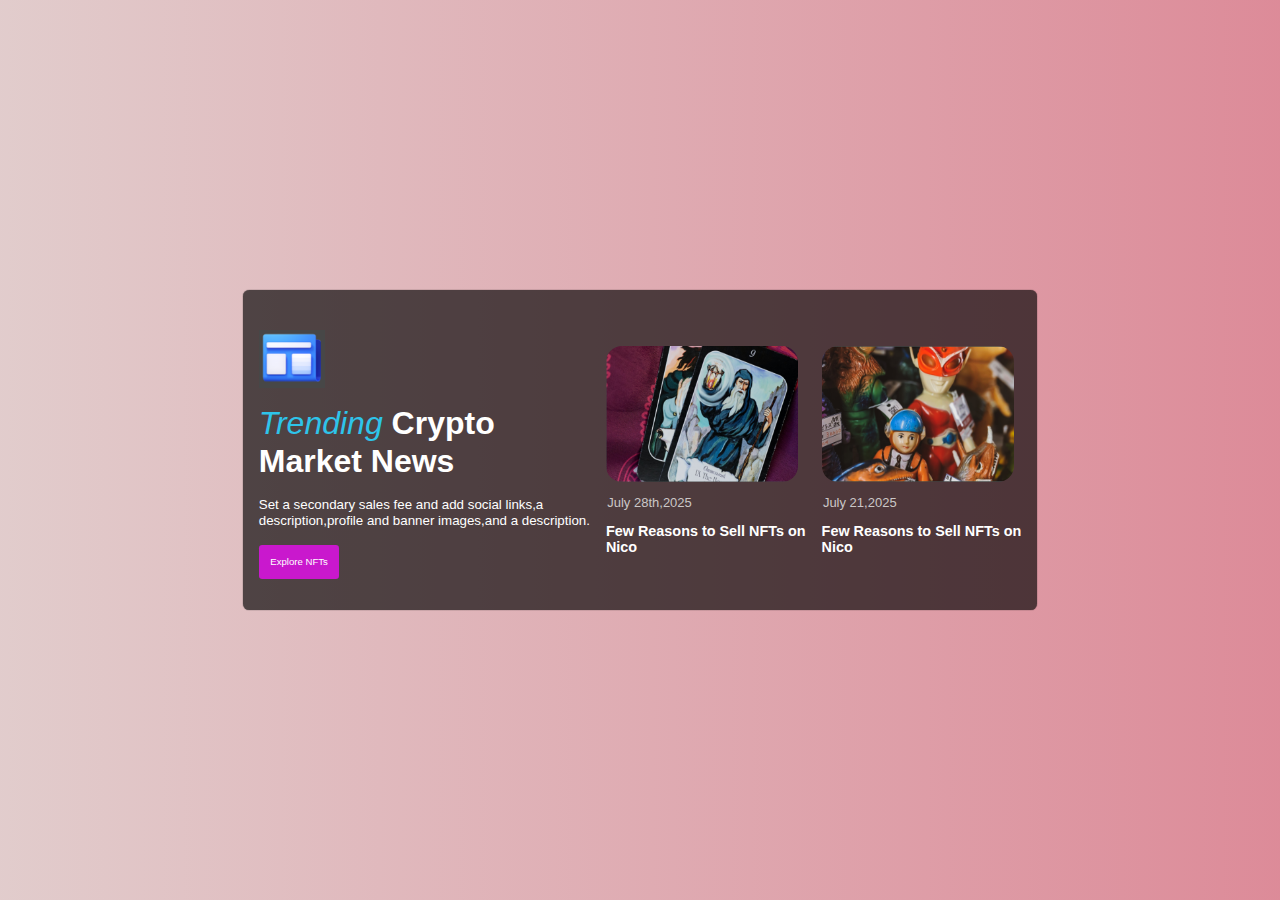
<file: Crypto-Blog-Card-UI/index.html>
<!DOCTYPE html>
<html lang="en">
<head>
    <meta charset="UTF-8">
    <meta name="viewport" content="width=device-width, initial-scale=1.0">
    <title>WebDevDaily|Crypto Blog Card UI</title>
    <link rel="stylesheet" href="./styles.css">
</head>
<body>
    <main class="crypto-blog-card">
        <section class="card-overview">
                <img src="./images/card-logo.png" alt="Trending Crypto Market News Logo" class="card-logo">
            <h1 class="card-title">
                <span class="highlight-text">
                    <em>Trending</em>
                </span>
                Crypto<br/>
                Market News
            </h1>
            <p class="card-body">
                Set a secondary sales fee and add social links,a<br/>
                description,profile and banner images,and a description.    
            </p>
            <button type="button" class="card-footer-btn">
                Explore NFTs
            </button>
        </section>
        <section class="news-articles">
            <article class="news-article1 article-card">
                <figure class="article1-thumbnail">
                    <img src="./images/news article 1 image .png" alt="Few Reasons to Sell NFTs on Nico article-1 thumbnail">
                </figure>
                <time datetime="2025-07-28">
                    July 28th,2025
                </time>
                <figcaption class="article-title">
                    Few Reasons to Sell NFTs on <br/>
                    Nico
                </figcaption>
            </article>
            <article class="news-article2 article-card">
                <figure  class="article2-thumbnail">
                    <img src="./images/news article 2 image.png" alt="Few Reasons to Sell NFTs on Nico article-2 thumbnail">
                </figure>
                <time datetime="2025-07-21">
                     July 21,2025
                </time>
                <figcaption class="article-title">
                    Few Reasons to Sell NFTs on <br/>
                    Nico
                </figcaption>
            </article>
        </section>
    </main>
</body>
</html>
</file>
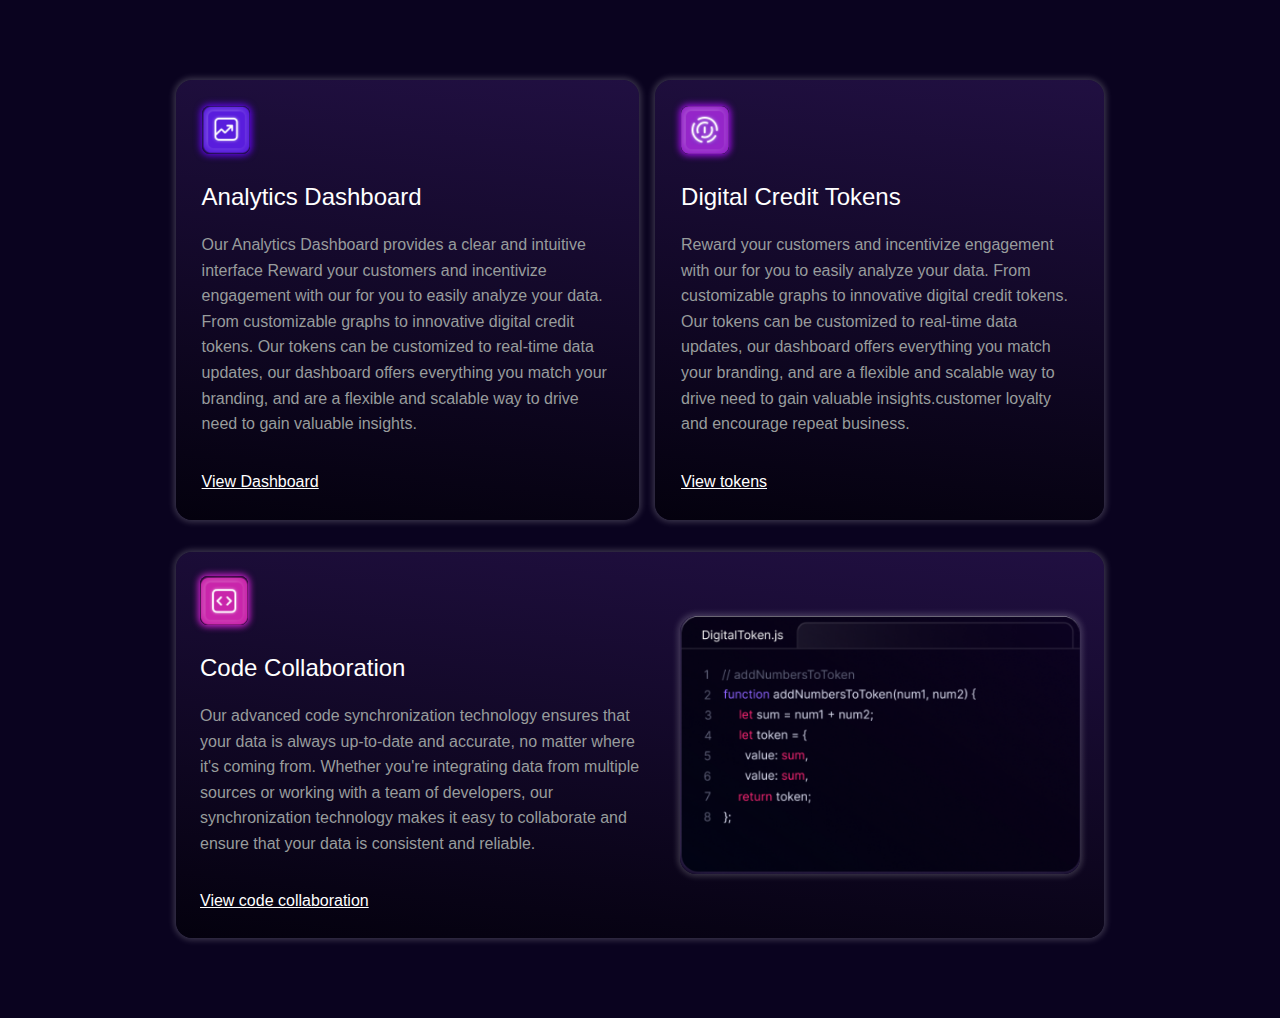
<file: Features-Section/index.html>
<!DOCTYPE html>
<html lang="en">
<head>
    <meta charset="UTF-8">
    <meta name="viewport" content="width=device-width, initial-scale=1.0">
    <title>Features Section | WebDevDaily</title>
    <link rel="stylesheet" href="./styles.css">
</head>
<body>
    <main class="container">
        <section class="primary-features">
            <div class="feature-card analytics-dashboard">
                <figure>
                    <img src="./images/analytics_logo.png" alt="Analytics Dashboard Feature" class="feature-image"/>
                    <figcaption>
                        <h2 class="title">Analytics Dashboard</h2>
                        <p class="overview">
                            Our Analytics Dashboard provides a clear and intuitive interface Reward your customers and incentivize
                            engagement with our for you to easily analyze your data. From customizable graphs to innovative digital credit tokens.
                            Our tokens can be customized to real-time data updates, our dashboard offers everything you match your branding, and 
                            are a flexible and scalable way to drive need to gain valuable insights.
                        </p>
                    </figcaption>
                    <a href="#" class="view-more">View Dashboard</a>
                </figure>
            </div>
            <div class="feature-card digital-credit-tokens">
                <figure>
                    <img src="./images/digital_credit_tokens_logo.png" alt="Digital Credit Tokens Feature" class="feature-image"/>
                    <figcaption>
                        <h2 class="title">Digital Credit Tokens</h2>
                        <p class="overview">
                            Reward your customers and incentivize engagement with our for you to easily analyze your data. 
                            From customizable graphs to innovative digital credit tokens. Our tokens can be customized to real-time data updates,
                            our dashboard offers everything you match your branding, and are a flexible and scalable way to drive need to gain 
                            valuable insights.customer loyalty and encourage repeat business.
                        </p>
                    </figcaption>
                    <a href="#" class="view-more">View tokens</a>
                </figure>
            </div>
        </section>
        <section class="secondary-features">
            <div class="feature-card code-collaboration">
                <section class="feature-overview">
                     <figure>
                    <img src="./images/code_logo.png" alt="Code Collaboration Feature" class="feature-image"/>
                    <figcaption>
                        <h2 class="title">Code Collaboration</h2>
                        <p class="overview">
                            Our advanced code synchronization technology ensures that your data is always up-to-date and
                            accurate, no matter where it's coming from. Whether you're integrating data from multiple sources or working with
                            a team of developers, our synchronization technology makes it easy to collaborate and ensure that your data is
                            consistent and reliable.
                        </p>
                    </figcaption>
                    <a href="#" class="view-more">View code collaboration</a>
                </figure>
                </section>
               <section class="feature-preview-image">
                    <img src="./images/code_collaboration_preview.png" alt="Code Collaboration Preview" class="preview-image"/>
               </section>
            </div>
        </section>
    </main>
</body>
</html>
</file>
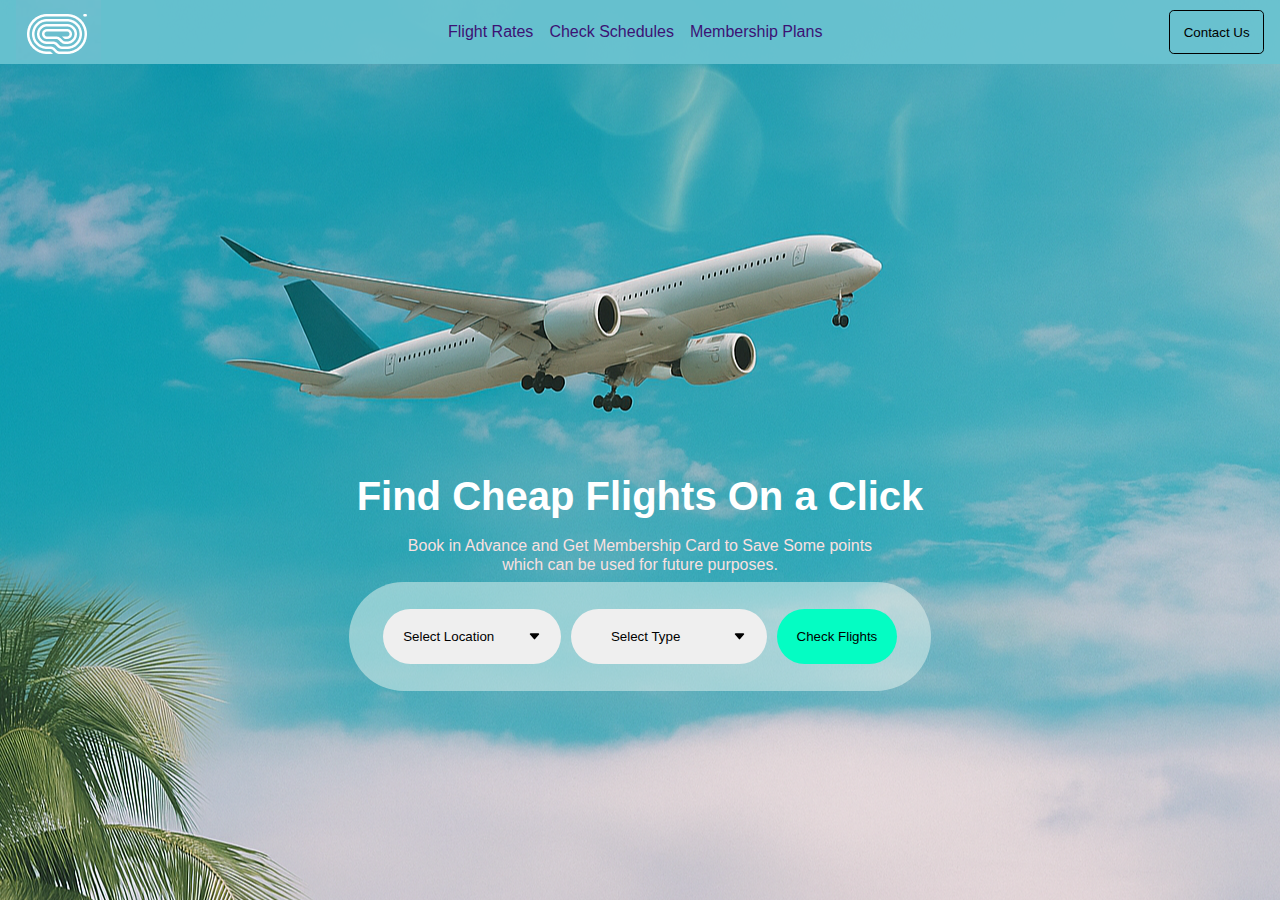
<file: Flight-Hero-UI/index.html>
<!DOCTYPE html>
<html lang="en">
<head>
    <meta charset="UTF-8">
    <meta name="viewport" content="width=device-width, initial-scale=1.0">
    <title>Flight Hero UI|WebDevDaily Challenge</title>
    <link rel="stylesheet" href="./styles.css">
</head>
<body>
    <div class="container">
        <header>
            <div class="logo">
                <img src="./images/logo.png" alt="Flights-page-logo" class="logo">
            </div>
            <nav class="navbar">
                <ul class="nav-links">
                    <li class="nav-item">
                        <a href="#Flight-Rates" class="nav-link"> Flight Rates</a>
                    </li>
                    <li class="nav-item">
                    <a href="#Check-Schedules" class="nav-link"> Check Schedules</a>
                    </li>
                    <li class="nav-item">
                         <a href="#Membership-Plans" class="nav-link">Membership Plans</a>
                    </li>
                </ul>
            </nav>
            <button class="contact-btn">
                Contact Us
            </button>
        </header>
        <main class="hero-section">
            <section class="hero-info">
            <h1 class="hero-title">
                Find Cheap Flights On a Click
            </h1>
            <p class="hero-overview">
                Book in Advance and Get Membership Card to Save Some points<br/>
                which can be used for future purposes.
            </p>
            </section>
            <div class="form-container">
            <form action="#" class="hero-form">
                 <select class="options-menu flight-destination-locations">
                <option value="" disabled selected hidden>Select Location</option>
                <option value="10">America</option>
                <option value="20">Barcelona</option>
                <option value="50">China</option>
                <option value="60">Finland</option>
                </select>
                <select class="options-menu flight-type" aria-placeholder="Fight Type">  
                <option value="" disabled selected hidden>Select Type</option>
                <option value="1">Express Airlines</option>
                <option value="2">American Express</option>
                <option value="3">Nissan Takeoffs</option>
                <option value="4">Emarites</option>
                </select>
                <button type="button" class="check-flights-btn">
                    Check Flights
                </button>
            </form>
            </div>
        </main>
    </div>
</body>
</html>
</file>
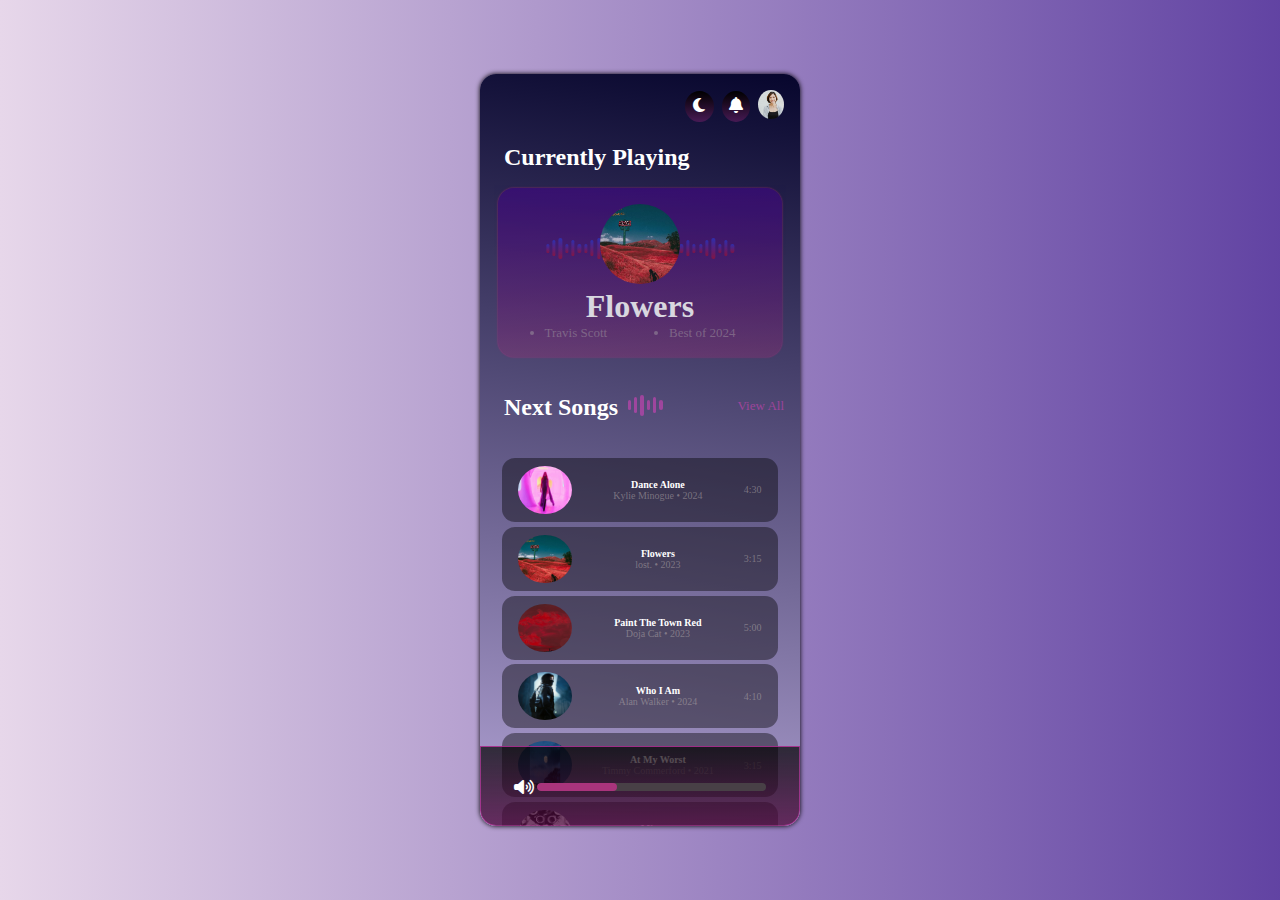
<file: Music-Player/index.html>
<!DOCTYPE html>
<html lang="en">
<head>
    <meta charset="UTF-8">
    <meta name="viewport" content="width=device-width, initial-scale=1.0">
    <title>Music Player|WebDevDaily Challenge</title>
    <link rel="stylesheet" href="./index.css">
    <link rel="stylesheet" href="https://cdnjs.cloudflare.com/ajax/libs/font-awesome/6.5.0/css/all.min.css" integrity="sha512-..." crossorigin="anonymous" referrerpolicy="no-referrer" />

</head>
<body>
    <div class="container">
        <main class="music-player">
            <header>
                <nav class="nav-bar">
                    <ul class="nav-list">
                        <li class="nav-item theme">
                            <i class="fa-solid fa-moon"></i>
                        </li>
                        <li class="nav-item notification">
                            <i class="fa-solid fa-bell"></i>
                        </li>
                        <li class="nav-item profile">
                            <img src="./images/user.jpg" alt="user profile picture"/>
                        </li>
                    </ul>
                </nav>
            </header>
            <h2>Currently Playing</h2>
            <section class="currently-playing-card">
                    <div class="playing-bar">
                     <div class="playing-symbol">
                       <div class="bar"> </div>
                       <div class="bar"> </div>
                       <div class="bar"> </div>
                       <div class="bar"> </div>
                       <div class="bar"> </div>
                       <div class="bar"> </div>
                    </div>
                    <div class="playing-symbol">
                       <div class="bar"> </div>
                       <div class="bar"> </div>
                       <div class="bar"> </div>
                       <div class="bar"> </div>
                       <div class="bar"> </div>
                       <div class="bar"> </div>
                    </div>
                    <div class="playing-symbol">
                       <div class="bar"> </div>
                       <div class="bar"> </div>
                       <div class="bar"> </div>
                       <div class="bar"> </div>
                       <div class="bar"> </div>
                       <div class="bar"> </div>
                    </div>
                    <div class="playing-symbol">
                       <div class="bar"> </div>
                       <div class="bar"> </div>
                       <div class="bar"> </div>
                       <div class="bar"> </div>
                       <div class="bar"> </div>
                       <div class="bar"> </div>
                    </div>
                      <div class="playing-symbol">
                       <div class="bar"> </div>
                       <div class="bar"> </div>
                       <div class="bar"> </div>
                       <div class="bar"> </div>
                       <div class="bar"> </div>
                       <div class="bar"> </div>
                    </div>
                    </div>
                <div class="now-playing-card">
                    <div class="card-header">
                        <img src="./images/cover2.jpg" alt="album theme" class="music-theme">
                    </div>
                    <div class="card-body">
                        <h1>Flowers</h1>
                    </div>
                    <div class="card-footer">
                        <ul class="music-tags">
                            <li class="tag">
                                Travis Scott
                            </li>
                            <li class="tag">
                                Best of 2024
                            </li>
                        </ul>
                    </div>
                </div>
            </section>
            <section class="next-songs">
                <div class="ns-header">
                    <div class="ns-hd-left">
                        <h2>
                            Next Songs
                        </h2>
                    <div class="playing-symbol">
                       <div class="bar"> </div>
                       <div class="bar"> </div>
                       <div class="bar"> </div>
                       <div class="bar"> </div>
                       <div class="bar"> </div>
                       <div class="bar"> </div>
                    </div>
                    </div>
                    <div class="ns-hd-right">
                       <a href="#" class="view-all">View All</a>
                    </div>
                </div>
                <ul class="songs-list">
                    <li class="song-card">
                        <img src="./images/cover1.avif" alt="Dance Alone album cover"/>
                        <div class="song-details">
                            <h3 class="song-name">
                                Dance Alone
                            </h3>
                            <p class="artist-and-year">
                                Kylie Minogue
                                <time datetime="2024"> &#x2022; 2024</time>
                            </p>
                        </div>
                        <time datetime="PT4M30S">
                            4:30
                        </time>
                    </li>
                    <li class="song-card">
                        <img src="./images/cover2.jpg" alt="Flowers album cover"/>
                        <div class="song-details">
                            <h3 class="song-name">
                                Flowers
                            </h3>
                            <p class="artist-and-year">
                                lost.
                                 <time datetime="2023"> &#x2022; 2023</time>
                            </p>
                        </div>
                        <time datetime="PT4M30S">
                            3:15
                        </time>
                    </li>
                    <li class="song-card">
                        <img src="./images/cover3.jpg" alt="Paint The Town Red album cover"/>
                        <div class="song-details">
                            <h3 class="song-name">
                                Paint The Town Red
                            </h3>
                            <p class="artist-and-year">
                                Doja Cat
                                 <time datetime="2023"> &#x2022; 2023</time>
                            </p>
                        </div>
                        <time datetime="PT4M30S">
                            5:00
                        </time>
                    </li>
                    <li class="song-card">
                        <img src="./images/cover4.jpg" alt="Who I Am album cover"/>
                        <div class="song-details">
                            <h3 class="song-name">
                                Who I Am
                            </h3>
                            <p class="artist-and-year">
                                 Alan Walker
                                 <time datetime="2024"> &#x2022; 2024</time>
                            </p>
                        </div>
                        <time datetime="PT4M30S">
                            4:10
                        </time>
                    </li>
                    <li class="song-card">
                        <img src="./images/cover5.jpg" alt="At My Worst album cover"/>
                        <div class="song-details">
                            <h3 class="song-name">
                                At My Worst
                            </h3>
                            <p class="artist-and-year">
                                Timmy Commerford
                                 <time datetime="2021"> &#x2022; 2021</time>
                            </p>
                        </div>
                        <time datetime="PT4M30S">
                            3:15
                        </time>
                    </li>
                    <li class="song-card">
                        <img src="./images/cover6.jpg" alt="Mirrors album cover"/>
                        <div class="song-details">
                            <h3 class="song-name">
                                Mirrors
                            </h3>
                            <p class="artist-and-year">
                                Justin Timberlake
                                 <time datetime="2013"> &#x2022; 2013</time>
                            </p>
                        </div>
                        <time datetime="PT6M30S">
                            6:30
                        </time>
                    </li>
                </ul>
            </section>
            <section class="now-playing">
                <div class="music-progress">
                    <i class="fa-solid fa-volume-high"></i>
                    <div class="progress-bar">
                        <div class="progress"></div>
                    </div>
                </div>
            </section>
        </main>
    </div>
</body>
</html>
</file>
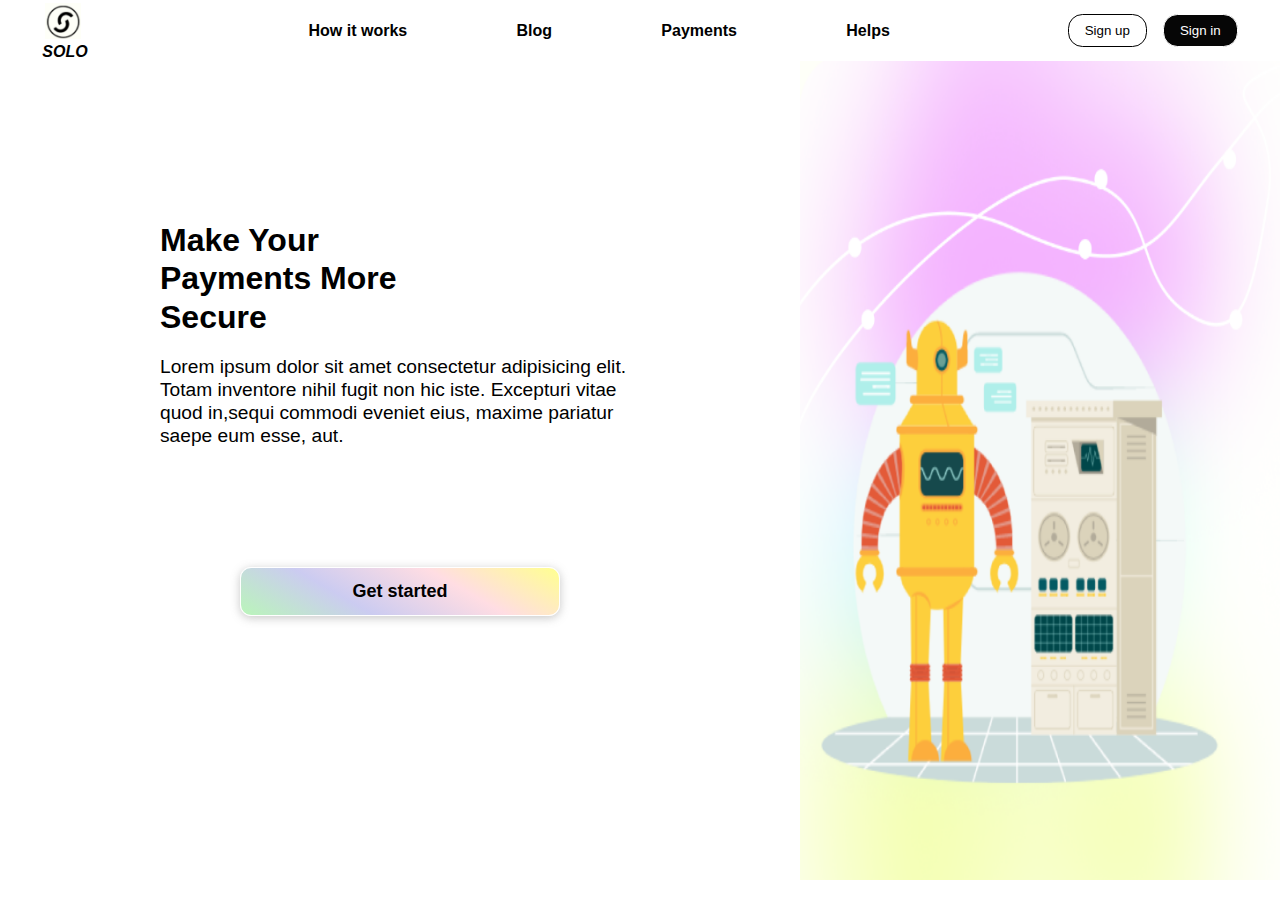
<file: Payment-Landing-Page/index.html>
<!DOCTYPE html>
<html lang="en">
<head>
    <meta charset="UTF-8">
    <meta name="viewport" content="width=device-width, initial-scale=1.0">
    <title>Payment Landing Page|WebDevDaily</title>
    <link rel="stylesheet" href="./styles.css">
</head>
<body>
    <div class="container payment-page">
        <header>
            <section class="brand">
                <a href="#payment-page" class="brand-logo">
                <img src="./images/logo.png" alt="brand logo image"/> 
               <h4 class="brand-name">
                <em>SOLO</em>
               </h4>
                </a>
            </section>
            <nav>
                <ul class="navlinks">
                    <li class="navlink">
                      <a href="#about">
                         How it works
                      </a> 
                    </li>
                    <li class="navlink">
                        <a href="#blog">
                           Blog  
                        </a>
                    </li>
                    <li class="navlink">
                        <a href="#payments">
                           Payments 
                        </a>  
                    </li>
                    <li class="navlink">
                        <a href="#helps">
                           Helps 
                        </a>
                    </li>
                </ul>
            </nav>
            <section class="user sign-in-out">
                <button class="btn signup">
                    Sign up
                </button>
                <button class="btn signin">
                    Sign in
                </button>
            </section>
        </header>
        <main class="content">
        <section class="content-info">
            <h1 class="content-title">
                Make Your <br>
                Payments More <br>
                Secure
            </h1>
            <p class="content-overview">
                Lorem ipsum dolor sit amet consectetur adipisicing elit. Totam 
                inventore nihil fugit non hic iste. Excepturi vitae quod in,sequi
                commodi eveniet eius, maxime pariatur saepe eum esse, aut.
            </p>
            <button type="button" class="btn-get-started">Get started</button>
        </section>
        <section class="content-img">
            <img src="./images/content-img.png" alt="a robot paying money via a machine">
        </section>
        </main>
    </div>
</body>
</html>
</file>
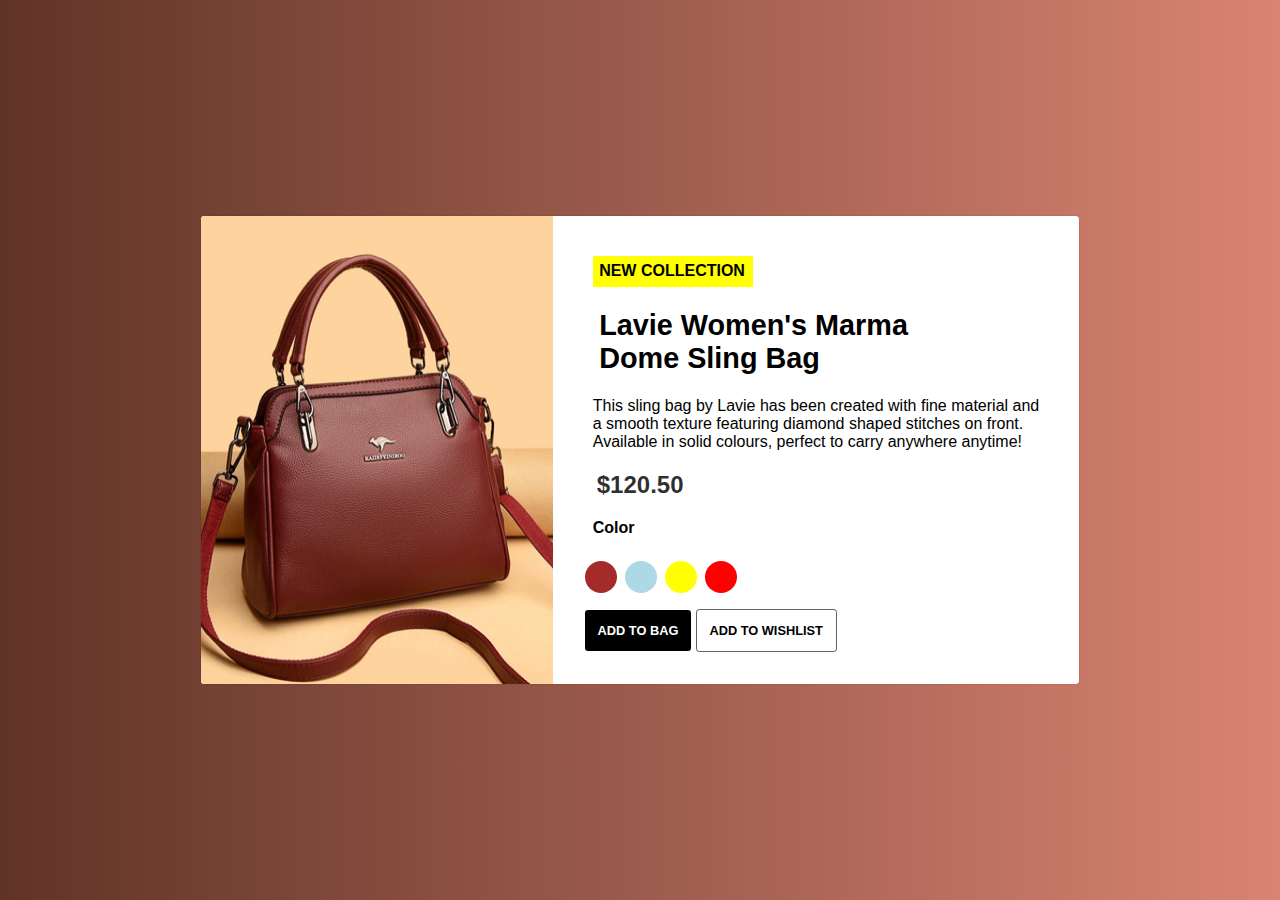
<file: Product-Selection/index.html>
<!DOCTYPE html>
<html lang="en">
<head>
    <meta charset="UTF-8">
    <meta name="viewport" content="width=device-width, initial-scale=1.0">
    <title>Product Selection|WebDevDaily</title>
    <link rel="stylesheet" href="./styles.css">
</head>
<body>
    <main class="product-selection-card">
        <section class="product-img-container">
            <img src="./images/womens_bag_product_image.png" alt="Lavie Women's Marma
Dome Sling Bag" class="product-img">
        </section>
        <section class="product-info-container">
            <section class="product-details">
                <p class="collection-tag">
                NEW COLLECTION
                </p>
                <h1 class="product-title">
                    Lavie Women's Marma<br>
                    Dome Sling Bag 
                </h1>
                <p class="product-overview">
                    This sling bag by Lavie has been created with fine material and<br>
                    a smooth texture featuring diamond shaped stitches on front.<br>
                    Available in solid colours, perfect to carry anywhere anytime!
                </p>
                <h2 class="product-price">
                   &dollar;120.50 
                </h2>
                <p class="colors-label"><strong>Color</strong></p>
                <section class="product-colors">
                    <div class="color brown"></div>
                    <div class="color lightblue"></div>
                    <div class="color yellow"></div>
                    <div class="color red"></div>
                </section>
                <footer>
                    <button type="button" class="btn-add-to-bag"><strong>ADD TO BAG</strong></button>
                <button type="button" class="btn-add-to-wishlist"><strong>ADD TO WISHLIST</strong></button>
                </footer>
                
            </section>
        </section>
    </main>
</body>
</html>
</file>
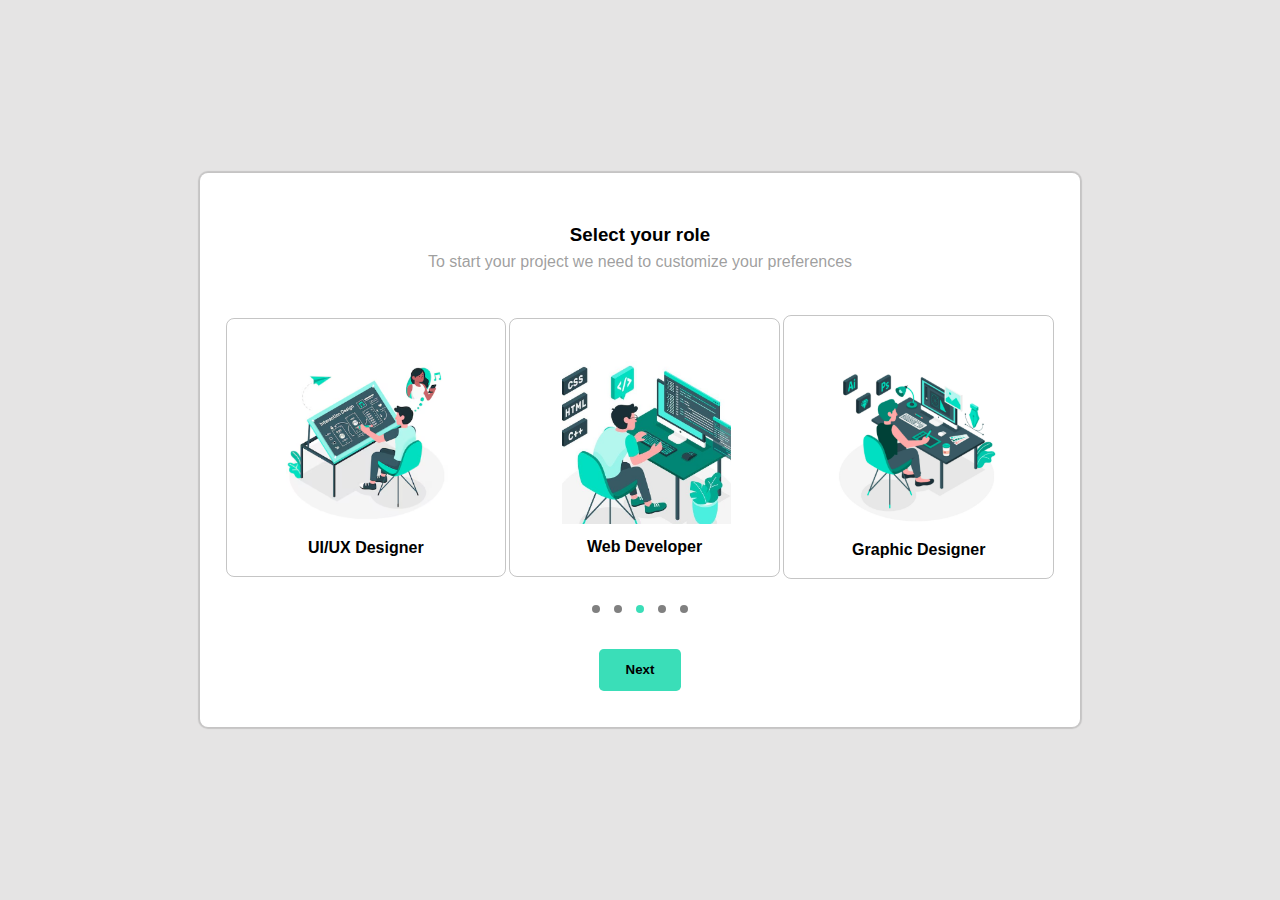
<file: Select-User-Ui/index.html>
<!DOCTYPE html>
<html lang="en">
<head>
    <meta charset="UTF-8">
    <meta name="viewport" content="width=device-width, initial-scale=1.0">
    <link rel="stylesheet" href="./index.css">
    <title>Select User Ui | WebDevDaily</title>
</head>
<body>
    <main class="select-user-card">
        <header role="card header">
            <h3 class="card-title">
                Select your role
            </h3>
            <p class="card-overview">
                To start your project we need to customize your preferences
            </p>
        </header>
        <section class="roles-cards" role="select role cards - card content">
            <div class="role-card ui-ux-role">
                <img src="./images/ui-ux-designer.png" alt="UI/UX Designer vector illustration">
                <h4 class="role-name">
                    UI/UX Designer
                </h4>
            </div>
            <div class="role-card web-dev-role">
                <img src="./images/web-developer.png" alt="Web Developer vector illustration">
                <h4 class="role-name">
                    Web Developer
                </h4>
            </div>
            <div class="role-card graphic-designer-role">
                <img src="./images/graphic-designer.png" alt="Graphic Designer vector illustration">
                <h4 class="role-name">
                    Graphic Designer
                </h4>
            </div>
        </section>
        <footer role="card footer">
            <div class="nav-dots" role="option navigation">
                <div class="dot"></div>
                <div class="dot"></div>
                <div class="dot"></div>
                <div class="dot"></div>
                <div class="dot"></div>
            </div>
            <button class="next-btn" type="button">Next</button>
        </footer>
    </main>
</body>
</html>
</file>
<file: Crypto-Blog-Card-UI/styles.css>
*,::before,::after{
    box-sizing: border-box;
    margin: 0;
    padding: 0;
}
body{
    display: grid;
    place-items: center;
    min-height: 100vh;
    background: linear-gradient(90deg,rgba(223, 200, 200, 0.921),rgba(212, 110, 127, 0.8));
}
p,h1,span{
    line-height: 1.2;
    word-wrap: pre;
}
img{
    display: block;
    width: 100%;
}
.crypto-blog-card{
    display: flex;
    justify-content: center;
    box-shadow: 0px 0px 1px 0px black;
    padding: 2.5em 1em;
    margin: 1em;
    border-radius: 0.4rem;
    background-color: rgba(0, 0, 0, 0.652);
    color: white;
    font-family: 'Segoe UI', Tahoma, Geneva, Verdana, sans-serif;
    height: 20rem;
}
.card-logo{
    width:20%;
}
.card-overview{
    flex:2;
    display: flex;
    flex-direction: column;
    align-items: flex-start;
    gap:1em;
}
.highlight-text{
    font-weight: 100;
    color:rgb(46, 196, 234)
}
.card-title{
 font-size: 2rem;
}
.card-body{
font-weight: lighter;
font-size: smaller;

}
.card-footer-btn{
    padding: 1.2em 1.2em;
    color: white;
    background-color: rgba(219, 18, 226, 0.871);
    border: none;
    border-radius: 0.2rem;
    font-size: 0.6rem;
}
.card-footer-btn:hover{
    cursor: pointer;
    opacity: 0.8;
    transform: scale(1.1);
    transition: ease-in-out 0.3s,transform 0.3s;
}
.card-footer-btn:active{
     transform: scale(1);
     transition: ease-in-out 0.3s,transform 0.3s;
     background-color: rgba(79, 7, 82, 0.871);
}
.news-articles{
    flex:2;
    display: flex;
    justify-content: center;
    gap:1em;
    height: 100px;
    height: 100%;
    width: 100%;
    padding:0 0 0 1em;
}
.article-card{
    display: flex;
    flex-direction:column ;
    justify-content: center;
    flex:3;
}
.article1-thumbnail img,.article2-thumbnail img{
    height: 8.5rem;
    width:12rem;
    border-radius: 1rem;
}
.article-card time{
    color: rgb(203, 199, 199);
    font-size: small;
    padding: 1em 0.1em;
}
.article-title{
    font-size: 0.9rem;
    text-wrap: nowrap;
    font-weight: 700;
}
.article-card:hover{
    cursor: pointer;
    opacity: 0.8;
    transform: scale(1.1);
    transition: ease-in-out 0.3s,transform 0.3s;
    background-color: rgba(0, 0, 0, 0.229);
    padding: 0.8em 0.4em;
    border-radius: 0.8rem;
}
.article-card:active{
     background-color: rgba(93, 93, 93, 0.229);
         transform: scale(1);
     transition: ease 0.8s,background-color 0.8s,transform 0.8s;
}

 @media (max-width:60rem) {
    .crypto-blog-card{
        flex-direction: column;
        height: 50rem;
        gap:1.5em
    }

    .card-overview{
        justify-content: center;
        align-items: center;
        text-align: center;
    }
    .card-logo{
    text-align: center;
}
    .news-articles{
        flex-direction: column;
        padding: 0;
        align-items: center;
    }
    .article-card:hover{
    padding: 0.5em 0.8em;
}
}
</file>
<file: Features-Section/styles.css>
*,::before,::after{
    box-sizing: border-box;
    margin: 0;
    padding: 0;
}
body{
    font-family: 'Gill Sans', 'Gill Sans MT', Calibri, 'Trebuchet MS', sans-serif;
    line-height: 1.6;
    color: #333;
    background-color: #f4f4f4;
    padding: 4em;
   display: flex;
   flex-direction: column; 
   align-items: center;
   justify-content: center;
    background-color: #0a031f;
}
img{
    display: block;
    max-width: 100%;
}
.container{
   max-width: 60rem;
   color: white;
   overflow: hidden;
}
.primary-features{
    display: flex;
    justify-content: center;
    align-items: center;
    gap: 1em;
    padding: 1em;
    width: 100%;
}
.feature-card.analytics-dashboard .feature-image{
    box-shadow: 0 0 6px 2px rgba(98, 5, 237, 0.927);
}
.feature-card.digital-credit-tokens .feature-image{
    box-shadow: 0 0 6px 2px rgba(157, 13, 229, 0.916);
}
.feature-card.code-collaboration .feature-image{
    box-shadow: 0 0 6px 2px rgb(198, 31, 201);

}
.feature-card{
 display: flex;
 justify-content: flex-start;
 align-items: flex-start;
 box-shadow: 0 0 6px 2px rgba(255, 255, 255, 0.211);
 padding: 1.6em;
background:linear-gradient(6deg,#04010e,rgba(68, 35, 119, 0.39));
border-radius: 1rem;
}
.feature-card.code-collaboration{
display: flex;
justify-content: center;
align-items: center;
gap:2em;
padding: 1.5em;
margin: 1em;
}
.feature-image{
 width: clamp(2rem, 100%, 3rem);
 border-radius: 16% 16% 16% 16%;
}
.feature-overview{
    flex:1;
}
.preview-image{
   width:25rem;
   flex:2;
   border-radius: 1rem;
   box-shadow: 0 0 6px 2px rgba(255, 255, 255, 0.211);
}
.view-more{
    color: white;
}
.view-more:hover{
    opacity: 0.5;
}

.overview{
    margin: 1em 0 2em;
    font-weight:lighter;
    color: rgb(152, 156, 156);
}
.title{
    margin: 1em 0 0;
    font-weight:500;
}
@media screen and (max-width: 768px) {
    .primary-features{
        flex-direction: column;
        align-items: center;
    }
    .feature-card{
        width: 100%;
        text-align: center;
    }
    .overview{
        text-align: justify;
        padding: 0.5em;
    }
    .feature-image{
        width: 4rem;
        margin:auto;
    }
   
    .feature-card.code-collaboration{
        flex-direction: column;
        align-items: center;
        width: 95%;
    }
    
}
</file>
<file: Flight-Hero-UI/styles.css>
*,::before,::after{
    margin: 0;
    padding: 0;
    box-sizing: border-box;
}
h1,p{
    line-height: 1.2;
    word-wrap: break-word;
}
body{
    background:url('./images/background-image.png');
    background-size:initial;
    background-position: center;
    font-family:'Lucida Sans Regular', 'Lucida Grande', 'Lucida Sans Unicode', Geneva, Verdana, sans-serif;
}
.container{
    display: flex;
    flex-direction: column;
    gap:25rem;
    height: 97vh;
    width: 100%;
}
header{
    display: flex;
    justify-content: space-between;
    align-items: center;
    padding: 0 1em;
    background-color: rgba(105, 194, 208, 0.948);
}
.nav-links{
    list-style: none;
    display: flex;
    justify-content: space-evenly;
    gap:1em;
}
.nav-item a{
    color:rgb(60, 18, 116);
    text-decoration: none;
}
.nav-item:hover{
    transform: scale(1.1);
    transition: transform 0.3s ease-in-out;
    
}
.nav-item:active{
    transform: scale(1.0);
    color: azure;
   text-shadow: 1px 10px 10px rgba(255, 255, 255, 0.948);
    transition: transform 0.3s ease-in-out text-shadow 0.4s ease-in-out;
}
.contact-btn{
    padding: 1em;
    background: transparent;
    border: 1px solid black;
    border-radius: 0.3rem;
}
.contact-btn:hover{
    transform: scale(1.1);
    color: white;
    border-color: white;
    transition: transform 0.3s ease-in-out;
    transition: color 0.2s ease-in;
    transition: border-color 0.2s ease-in;
}
.contact-btn:active{
    opacity: 0.8;
    transform: scale(1);
}
.hero-section{
    margin: 0 auto;
    color: white;
    text-align: center;
}
.hero-title{
    font-size: 2.5rem;
    padding: 0.2em;
}
.hero-overview{
    padding: 0.5em;
    color: hsl(0, 74%, 93%);
}
.form-container{
   text-align: center;
  background-color: rgba(227, 242, 237, 0.526);
  padding: 1.5rem;
  border-radius: 10rem;
 
  margin: 0 auto;
}
.options-menu,.check-flights-btn{
    padding: 1.5em;
    text-align: center;
    border-radius: 10rem;
    border: none;
    margin: 0.2em;
}
.options-menu{
    -webkit-appearance: none; /* Removes default arrow on Safari/Chrome */
    -moz-appearance: none;    /* Removes default arrow on Firefox */
    appearance: none;         /* General reset */
    outline: none;
    background-image: url('data:image/svg+xml;charset=US-ASCII,<svg xmlns="http://www.w3.org/2000/svg" width="16" height="16" fill="black" class="bi bi-caret-down-fill" viewBox="0 0 16 16"><path d="M7.247 11.14l-4.796-5.481c-.566-.647-.106-1.659.753-1.659h9.592c.86 0 1.32 1.012.753 1.659l-4.796 5.48a1 1 0 0 1-1.506 0z"/></svg>');
    background-repeat: no-repeat;
    background-position: right 1.5em center; /* Move arrow inward */
    background-size: 1em;
    cursor: pointer;
    padding-right: 5em;
     font-family:'Lucida Sans Regular', 'Lucida Grande', 'Lucida Sans Unicode', Geneva, Verdana, sans-serif;
}
.options-menu:hover{
  background-color:  rgba(195, 216, 209, 0.755);
  transition: background-color 0.3s ease-in-out;
}


.check-flights-btn{
    background-color: rgb(4, 253, 195);
}
.check-flights-btn:hover{
    transform: scale(1.1);
    color: white;
    transition: transform 0.3s ease-in-out;
}
.check-flights-btn:active{
    transform: scale(1.0);
    color: white;
    border-color: white;
    transition: transform 0.3s ease-in-out;
   background-color:  rgb(5, 148, 114);
}
option{
    border: none;
}

option:hover,button:hover{
     cursor: pointer;
}
@media (max-width:60rem) {
    body{
        background-size:cover;
        background-origin: content-box;
        background-repeat: repeat-y;
    }
    .hero-form {
  display: flex;
  flex-direction: column;
  padding: 1em;
}
.form-container{
    padding: 1em;
}

}
</file>
<file: Music-Player/index.css>
*,::before,::after{
    box-sizing: border-box;
    margin: 0;
    padding: 0;
}
body{
     background: linear-gradient(-270deg,rgb(231, 215, 234),rgba(52, 13, 136, 0.777));
}
.container{
    display: flex;
    justify-content: center;
    align-items: center;
    margin: 0 auto;
    min-height: 100vh;
}
.music-player{
   display: flex;
    flex-direction: column;
    /* padding: 1.1rem; */
    width:20rem;
    height:47rem;
    margin: 1rem;
    box-shadow: 0px 0px 5px 0px black;
    background: linear-gradient(10deg,rgb(177, 162, 212),rgb(7, 6, 45));
    border-radius: 1rem;
    position: relative;
    overflow: hidden;
}
.nav-list{
    display: flex;
    justify-content: flex-end;
    align-items: center;
    gap:1ch;
    padding: 1rem;
    list-style-type: none;
}
.nav-list img{
    width: 1.6rem;
    height: 1.8rem;
    object-fit: cover;
    border-radius: 90%;
}
.nav-item.theme,.nav-item.notification{
    padding: 0.4rem;
    width:1.8rem;
    border-radius: 88%;
    background:linear-gradient(180deg,rgb(0, 0, 0),rgba(98, 30, 98, 0.663));
    color: white;
    text-align: center;
}
.nav-item.theme:hover,.nav-item.notification:hover{
    cursor: pointer;
    opacity: 0.8;
}
.nav-item.theme:active,.nav-item.notification:active{
    cursor: pointer;
    transform:scale(1.1);
   color:rgba(161, 26, 159, 0.726);
}
.currently-playing-card{
    background: linear-gradient(180deg,rgba(62, 8, 128, 0.838),rgba(184, 37, 120, 0.308));
    border-radius: 1rem;
    padding: 1rem;
    margin: 1.1rem;
    opacity: 0.8;
    box-shadow: 0px 0px 2px 0px rgb(194, 46, 130);
}
.currently-playing-card:hover{
    opacity: 1;
    cursor: pointer;
}
h1,h2,h3{
    color: white;
}
h2{
    margin-top: 0.3rem;
    margin-left: 1.5rem;
}
.card-header img{
    position: relative;
    height: 5rem;
    width:32%;
    border-radius: 80%;
    z-index: 3;
}
.card-body,.card-header{
    text-align: center;
}
.playing-bar{
    position: absolute;
    top:20%;
    left:50%;
    transform: translateX(-50%);
    display: flex;
    justify-content: center;
    align-items: center;
     z-index:1;
}
.playing-symbol{
   height: 3rem;
   display: flex;
   justify-content: flex-start;
  align-items: center;
}
.bar{
    width:0.2rem;
    border-radius: 8rem;
    margin: 0 0.2ch;
}
.bar:nth-child(2){
    height: 1rem;
    background:linear-gradient(180deg,rgb(47, 47, 195),rgba(248, 3, 3, 0.433));
}
.bar:nth-child(1){
    height:0.6rem;
  background:linear-gradient(180deg,rgb(47, 47, 195),rgba(248, 3, 3, 0.433));
}
.bar:nth-child(3){
    height: 1.3rem;
  background:linear-gradient(180deg,rgb(47, 47, 195),rgba(248, 3, 3, 0.433));
}
.bar:nth-child(4),.bar:nth-child(6){
    height: 0.6rem;
  background:linear-gradient(180deg,rgb(47, 47, 195),rgba(248, 3, 3, 0.433));
}
.bar:nth-child(5){
    height:1rem;
  background:linear-gradient(180deg,rgb(47, 47, 195),rgba(248, 3, 3, 0.433));
}
p,.song-card time{
    color:rgba(184, 175, 175, 0.504);
    font-size: x-small;
    text-align: center;
}

.music-tags{
    display: flex;
    justify-content: space-around;
    font-size: small;
}
.tag{
    color:rgba(184, 175, 175, 0.504);
}
.ns-header{
    display:flex;
    justify-content: space-between;
    align-items: center;
    padding: 0.4rem 0;
}
.ns-hd-left{
    display: flex;
    justify-content: space-evenly;
    align-items: center;
    gap:0.5rem;
}
.ns-hd-left .playing-symbol .bar{
 background: rgba(234, 66, 195, 0.505);
}

.view-all{
    color:rgba(234, 66, 195, 0.505);
    font-size: small;
    text-decoration: none;
    padding: 1rem;
}
.songs-list{
    padding: 1.1rem;
    list-style-type: none;
}
.song-card{
    display: flex;
    justify-content:space-between;
    align-items: center;
    background-color: rgba(0, 0, 0, 0.405);
    height: 4rem;
    margin: 0.3rem;
    padding: 1rem;
    border-radius: 0.8rem;
}
.song-card:hover{
    opacity: 0.8;
    box-shadow: 0px 0px 2px 0px rgb(58, 8, 45);
    background-color:rgba(196, 50, 138, 0.789);
    cursor: pointer;
}
.song-card h3,.song-card time{
    text-align: center;
    font-size: x-small;
}
.song-card img{
    height: 3rem;
    width:22%;
    border-radius: 80%;
}
.now-playing{
 position:absolute;
 height: 5rem;  
 width: 100%; 
 bottom:0;
 background: linear-gradient(to top,rgba(79, 10, 62, 0.777),rgba(0, 0, 0, 0.699));
 border: 0.1ch solid rgba(234, 66, 195, 0.505);
 border-radius:0 0 1rem 1rem;
 padding: 2rem;
 color: white;
}
.music-progress{
    display: flex;
    justify-content: space-around;
    align-items: center;
}
.progress{
    content:'';
    height: 0.5rem;
    width:35%;
    background-color:rgba(196, 50, 138, 0.789);
    border-radius: 1rem;
}

.progress-bar{
 height :0.5rem;
 width:90%;
 background-color:  rgba(73, 67, 71, 0.945);
 border-radius: 1rem;
 overflow: hidden;
}
</file>
<file: Payment-Landing-Page/styles.css>
*,::after,::before{
    box-sizing: border-box;
    margin: 0;
    padding: 0;
}
.container{
    background-color: white;
    line-height: 1.2;
    font-family: 'Segoe UI', Tahoma, Geneva, Verdana, sans-serif;
}
header{
    display: flex;
    justify-content: space-around;
    align-items: center;
}
img{
    display: block;
    width: 100%;
}
.brand a{
    color: black;
    text-decoration: none;
}
.brand img{
    width:40%;
   margin: 0.2em;
}
nav{
    width: 60%;
}
header .navlinks{
 list-style: none;
 display: flex;
 justify-content: space-evenly;
 align-items: center;
 gap:1em;
}
.navlink a{
 color: black;
 text-decoration: none;
 font-weight: 600;
 display: inline-block;
 transition:transform 0.2s ease-in,box-shadow 0.5s ease-out;

}
.navlink a:hover{
   box-shadow: 0px 1px 0px rgba(0, 0, 0, 0.267);
   opacity: 0.9;
    transform: scale(1.1);
}
.navlink a:active{
   color:rgb(99, 97, 43);
}
.user{
   display: flex;
   justify-content: space-around;
   gap:1em;
}
.user .btn{
padding: 0.5rem 1rem;
border-radius: 0.9rem;
}
.user .btn:hover{
    box-shadow: 0px 0px 10px 0px rgba(0, 0, 0, 0.232);
}
.user .btn.signup{
    background-color: white;
    border: 1px solid black;
}
.user .btn.signin{
    background-color: rgb(6, 6, 6);
    color: white;
    border: 1px solid rgb(255, 255, 255);
}
.content{
    display: flex;
    height: 91vh;
    width:100%;
}
.content-info{
    flex:1;
    display: flex;
    flex-direction: column;
    justify-content: space-evenly;
    width:50%;
    padding: 10em;
}
.content-info .btn-get-started{
    width: 20rem;
    padding: 0.8rem 1rem;
    border-radius: 0.7rem;
    font-weight: bold;
    border: 1px solid white;
    font-size: large;
    box-shadow: 0px 2px 10px 0px rgba(128, 128, 128, 0.444);
    background: linear-gradient(30deg,rgba(52, 227, 52, 0.34),rgba(82, 82, 207, 0.297),rgba(255, 192, 203, 0.542),rgba(255, 255, 0, 0.434));
    margin: 25% auto;
}
.content-title{
    font-size: 2rem;
}
.btn-get-started:hover,.user .btn:hover{
    cursor: pointer;
    opacity: 0.9;
    transform: scale(1.04);
}
.content-img{
    flex:1;
   height:100%;
    width:50%;
}
.content-img img{
  height: inherit;
}
.content-overview{
    margin-top: 1em;
    font-size: 1.2rem;
}
@media (max-width:700px) {
    header{
        flex-direction: column;
    }
   
    
    .content{
        flex-direction: column;
    }
    .content-info{
      padding: 6em;
      width: 100%;
    }
    .content-img{
       margin: auto;
       width:80%;
    }
    .user{
        flex-direction: column;
        margin: 1em;
        width:100%;
    }
    .navlinks{
        font-size: small;
        margin: 0.5em;
    }
    .user .btn{
        padding:0.5em;
        margin: 0.2em;
    }
    .btn-get-started{
        max-width: 10rem;
    }

}
</file>
<file: Product-Selection/styles.css>
*,::before,::after{
    box-sizing: border-box;
    margin: 0;
    padding: 0;
}
body{
    display: grid;
    place-items: center;
    min-height: 100vh;
    font-family: Arial, Helvetica, sans-serif;
    background: linear-gradient(270deg,rgba(216, 128, 110, 0.97),rgba(71, 20, 5, 0.866));
}
.product-selection-card{
display: flex;
margin: 1em;
border-radius: 0.2rem;
overflow: hidden;
box-shadow: 0px 0px 1px 0px rgba(0, 0, 0, 0.492);
min-width: 40rem;
background-color: white;
}
.product-img-container{
    flex:1;
}
.product-img{
    display: block;
    height: 100%;
    width: 100%;
    object-fit: fill;
}
.product-info-container{
    flex:1;
    padding: 2em;
}
.product-details{
    display: flex;
    justify-content: space-around;
    min-height: 100%;
    flex-direction: column;
}
.product-title{
  font-size: 1.8rem;
  font-weight: 800;
}
.product-overview{
    text-wrap: nowrap;
}
.collection-tag,.product-title,.product-overview{
margin: 0.5em;
}

.collection-tag{
    display: inline;
    width:10rem;
    text-wrap: nowrap;
    background-color: yellow;
    padding: 0.4em;
    font-weight: bold;
}
.product-price,.colors-label{
    margin: 0.5em;
}
.product-price{
    color:rgba(0, 0, 0, 0.818);
}
.product-colors{
    display: flex;
    gap:0.5em;
}
.color{
    height: 1.5rem;
    width:1.5rem;
    border-radius: 80%;
    margin: 1em 0;
    padding: 1em;
}
.color:hover{
 cursor: pointer;
 opacity: 0.9;
 transform:scale(1.1);
}
.color:active{
    transform:scale(1.1);
    border: 1px solid rgba(0, 0, 0, 0.508);
}
.color.brown{
    background-color: brown;
   
}
.color.lightblue{
    background-color: lightblue;
}
.color.yellow{
background-color: yellow;
}
.color.red{
    background-color: red;
}


button{
    padding: 1em;
    background: none;
    border:none;
    border-radius: 0.2rem;
    font-size: 0.8rem;
}
.btn-add-to-bag{
 background-color: black;
 color: white;
}

.btn-add-to-wishlist{
    border: 1px solid rgba(0, 0, 0, 0.614);
}
.btn-add-to-wishlist:hover,.btn-add-to-bag:hover{
    opacity: 0.8;
    cursor: pointer;
    background-color: rgb(211, 135, 35);
    color:white;
    transform: scaleY(1.1);
    border: none;
}
@media (max-width:60rem) {
    .product-selection-card{
        flex-direction: column;
        transition: ease-in-out 0.2s;
        min-width: 10rem;
    }
    footer{
        display: flex;
        flex-direction: column;
        gap:1em;
    }
   
}
</file>
<file: Select-User-Ui/index.css>
*,::before,::after{
    box-sizing: border-box;
    margin: 0;
    padding: 0;
}
body{
    display: flex;
    align-items: center;
    justify-content: center;
    height: 100vh;
    margin: auto;
    background-color: rgba(192, 189, 189, 0.415);
}
.select-user-card{
  box-shadow: 0px 0px 1px 2px rgba(0, 0, 0, 0.137);
  padding: 1em;
  width: clamp(18rem, 90%, 55rem);
  background: white;
  border-radius: 0.5rem; 
  font-family: 'Segoe UI', Tahoma, Geneva, Verdana, sans-serif;
}
header{
 text-align: center;
 padding: 2em;
 line-height: 1.5;
}
.card-overview{
    color: rgba(128, 128, 128, 0.749);
}
.roles-cards{
    display: flex;
    justify-content: space-around;
    align-items: center;
    width: 100%;
    padding: 0.5em;
}
.role-card{
    text-align: center;
    border: 1px solid rgba(0, 0, 0, 0.227);
    padding: 1.2em;
    margin: 0.1em;
    border-radius: 0.5rem;
    
}
.role-card img{ 
    display: block;
    width: 100%;
    height: auto; 
}
.role-card:hover{
    cursor: pointer;
     border-color: rgb(58, 222, 184);
     color:  rgb(58, 222, 184);
     box-shadow: 0px 0px 5px 1px  rgba(36, 178, 145, 0.427);
}
footer{
    text-align: center;
   
}
.dot{
    width: 0.5rem;
    height: 0.5rem;
    background-color: grey;
    border-radius: 80%;
}
.dot:nth-child(3){
    background-color: rgb(58, 222, 184);
}
.nav-dots{
  display: flex;
  justify-content: space-around;
  align-items: center;
  gap:0.5em;
  width:12%;
  margin: 1em auto;
}
.next-btn{
    margin: 1.5em;
    padding:1em 2em;
    background-color:  rgb(58, 222, 184);
    border: none;
    border-radius: 0.3rem;
   font-weight: 700;
}
.next-btn:hover{
    cursor: pointer;
    opacity: 0.9;
    color: rgb(224, 222, 233);
}

@media (max-width:700px) {
    body{
        height: 100%;
    }
    .roles-cards{
        height: auto;
        flex-direction: column;
        gap:1em;
    }
    .select-user-card{
         margin: 3em;
    }
}
</file>
